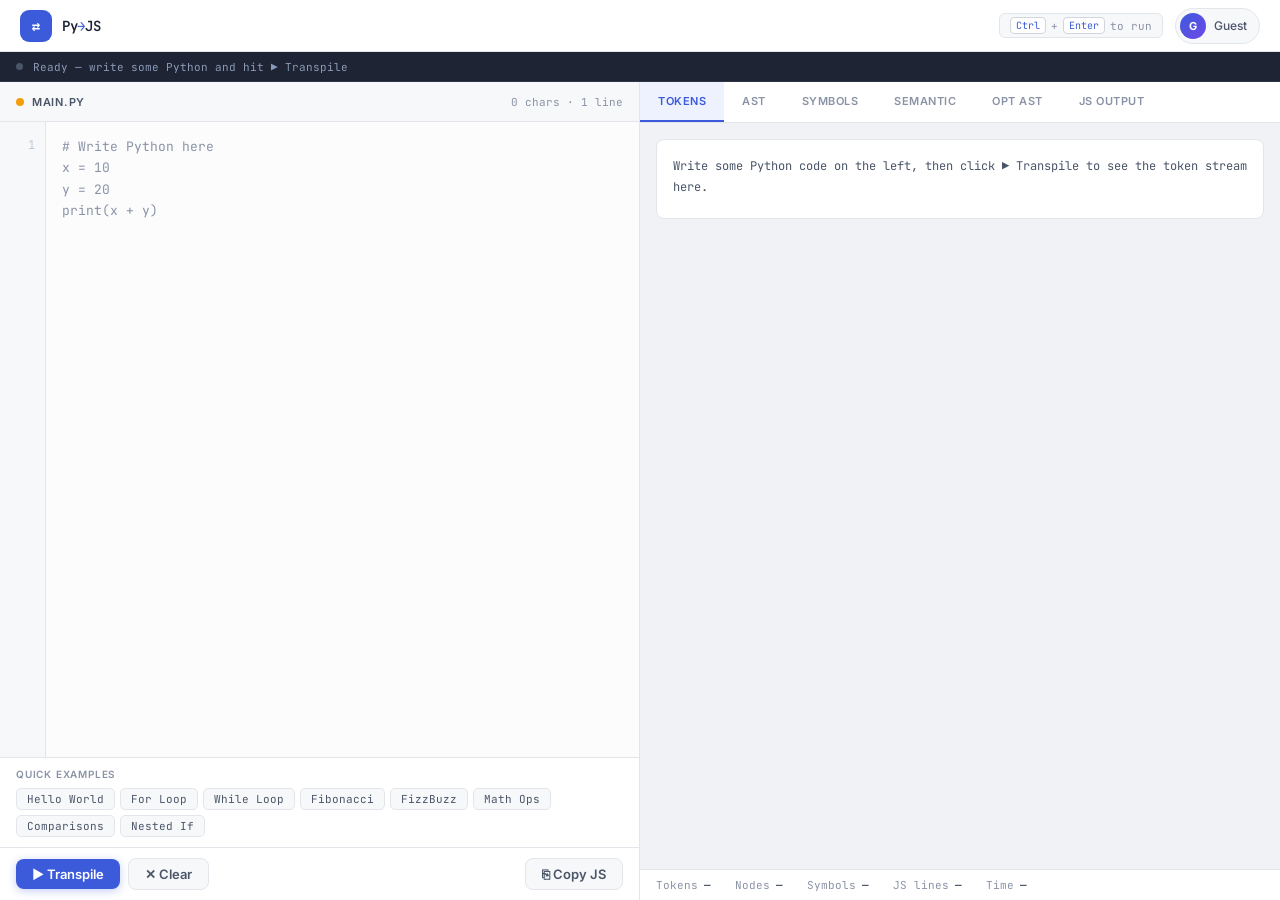
<file: web/app.html>
<!DOCTYPE html>
<html lang="en">
<head>
<meta charset="UTF-8"/>
<meta name="viewport" content="width=device-width, initial-scale=1.0"/>
<title>Py → JS · Transpiler</title>
<link href="https://fonts.googleapis.com/css2?family=JetBrains+Mono:wght@300;400;500;600&family=Inter:wght@300;400;500;600;700&display=swap" rel="stylesheet"/>
<link rel="stylesheet" href="style.css"/>

</head>
<body>

<!-- ── TOPBAR ── -->
<header class="topbar">
  <a href="#" class="logo">
    <div class="logo-mark">⇄</div>
    <span class="logo-name">Py<em>→</em>JS</span>
  </a>

  <div class="topbar-hint">
    <kbd>Ctrl</kbd>+<kbd>Enter</kbd> to run
  </div>


  <div class="user-chip">
    <div class="user-avatar" id="user-avatar"></div>
    <span class="user-name" id="user-name"></span>
  </div>

</header>

<!-- ── STATUS BAR ── -->
<div class="statusbar">
  <div class="status-dot" id="st-dot"></div>
  <span class="status-text" id="st-text">Ready — write some Python and hit ▶ Transpile</span>
  <div class="live-badge" id="live-badge">
    <div class="live-dot"></div> Live
  </div>
</div>

<!-- ── WORKSPACE ── -->
<div class="workspace">

  <!-- ═══ EDITOR ═══ -->
  <div class="editor-side">
    <div class="panel-hdr">
      <div class="panel-hdr-left">
        <span class="file-dot"></span>
        main.py
      </div>
      <span class="char-count" id="char-count">0 chars · 1 line</span>
    </div>

    <div class="editor-wrap">
      <div class="line-nums" id="line-nums">1</div>
      <textarea id="editor" spellcheck="false"
        placeholder="# Write Python here&#10;x = 10&#10;y = 20&#10;print(x + y)"></textarea>
    </div>

    <div class="examples-strip">
      <div class="strip-label">Quick examples</div>
      <div class="chips">
        <span class="chip" onclick="loadEx('hello')">Hello World</span>
        <span class="chip" onclick="loadEx('loop')">For Loop</span>
        <span class="chip" onclick="loadEx('while')">While Loop</span>
        <span class="chip" onclick="loadEx('fib')">Fibonacci</span>
        <span class="chip" onclick="loadEx('fizzbuzz')">FizzBuzz</span>
        <span class="chip" onclick="loadEx('math')">Math Ops</span>
        <span class="chip" onclick="loadEx('compare')">Comparisons</span>
        <span class="chip" onclick="loadEx('nested')">Nested If</span>
      </div>
    </div>

    <div class="toolbar">
      <button class="btn btn-primary" id="btn-run" onclick="runPipelineUI()">
        ▶ Transpile
        <span class="spinner" id="spinner"></span>
      </button>
      <button class="btn btn-ghost danger" onclick="clearAll()">✕ Clear</button>
      <button class="btn btn-ghost cyan btn-spacer" onclick="copyJS()">⎘ Copy JS</button>
    </div>
  </div>

  <!-- ═══ OUTPUT ═══ -->
  <div class="output-side">
    <div class="tab-row">
      <div class="tab-btn active" data-tab="tokens" onclick="switchTab('tokens')">
        <span class="tab-pip"></span>Tokens
      </div>
      <div class="tab-btn" data-tab="ast" onclick="switchTab('ast')">
        <span class="tab-pip"></span>AST
      </div>
      <div class="tab-btn" data-tab="sym" onclick="switchTab('sym')">
        <span class="tab-pip"></span>Symbols
      </div>
      <div class="tab-btn" data-tab="semantic" onclick="switchTab('semantic')">
        <span class="tab-pip"></span>Semantic
      </div>
      <div class="tab-btn" data-tab="opt" onclick="switchTab('opt')">
        <span class="tab-pip"></span>Opt AST
      </div>
      <div class="tab-btn" data-tab="js" onclick="switchTab('js')">
        <span class="tab-pip"></span>JS Output
      </div>
    </div>

    <div class="panels">

      <!-- tokens -->
      <div class="panel active" id="panel-tokens">
        <div class="warn-banner" id="warn-banner">
          <strong>⚠ Unsupported syntax detected</strong>
          <span id="warn-list"></span>
        </div>
        <pre class="code-block" id="out-tokens">Write some Python code on the left, then click ▶ Transpile to see the token stream here.</pre>
      </div>

      <!-- AST visual -->
      <div class="panel canvas-panel" id="panel-ast">
        <div class="canvas-toolbar">
          <span class="canvas-title">Raw AST</span>
          <span class="canvas-hint">hover for details · scroll to navigate</span>
          <span class="node-count" id="ast-count"></span>
        </div>
        <div class="svg-wrap">
          <svg class="ast-svg" id="ast-svg" xmlns="http://www.w3.org/2000/svg">
            <g id="ast-g"></g>
          </svg>
          <div class="tip" id="ast-tip"></div>
        </div>
      </div>

      <!-- symbols -->
      <div class="panel" id="panel-sym">
        <div id="out-sym">
          <pre class="code-block">Symbol table will appear here after transpilation.</pre>
        </div>
      </div>

      <!-- semantic -->
      <div class="panel" id="panel-semantic">
        <pre class="code-block" id="out-semantic">Semantic analysis results will appear here.</pre>
      </div>

      <!-- Opt AST visual -->
      <div class="panel canvas-panel" id="panel-opt">
        <div class="canvas-toolbar">
          <span class="canvas-title">Optimized AST</span>
          <span class="canvas-hint">★ = constant-folded node · scroll to navigate</span>
          <span class="node-count" id="opt-count"></span>
          <span class="opt-count" id="opt-badge"></span>
        </div>
        <div class="svg-wrap">
          <svg class="ast-svg" id="opt-svg" xmlns="http://www.w3.org/2000/svg">
            <g id="opt-g"></g>
          </svg>
          <div class="tip" id="opt-tip"></div>
        </div>
      </div>

      <!-- JS output -->
      <div class="panel" id="panel-js">
        <pre class="code-block" id="out-js">Generated JavaScript will appear here after a successful transpile.</pre>
      </div>

    </div><!-- /panels -->

    <div class="stats-bar">
      <div class="stat"><span class="stat-lbl">Tokens</span><span class="stat-val" id="s-tokens">—</span></div>
      <div class="stat"><span class="stat-lbl">Nodes</span><span class="stat-val" id="s-nodes">—</span></div>
      <div class="stat"><span class="stat-lbl">Symbols</span><span class="stat-val" id="s-syms">—</span></div>
      <div class="stat"><span class="stat-lbl">JS lines</span><span class="stat-val" id="s-lines">—</span></div>
      <div class="stat"><span class="stat-lbl">Time</span><span class="stat-val" id="s-time">—</span></div>
    </div>
  </div>

</div><!-- /workspace -->

<!-- toast -->
<div class="toast" id="toast"></div>

<!-- clear modal -->
<div class="modal-overlay" id="modal">
  <div class="modal-box">
    <h3>Clear the editor?</h3>
    <p>All code will be removed. You can't undo this.</p>
    <div class="modal-footer">
      <button class="mbtn mbtn-cancel" onclick="closeModal()">Cancel</button>
      <button class="mbtn mbtn-ok"     onclick="confirmClear()">Clear</button>
    </div>
  </div>
</div>

<script src="transpiler.js"></script>

<script>

(function () {
  const raw  = sessionStorage.getItem('pyjs_user');
  const user = raw ? JSON.parse(raw) : { name: 'Guest', email: null };
  document.getElementById('user-name').textContent   = user.name;
  document.getElementById('user-avatar').textContent = user.name.charAt(0).toUpperCase();
})();

function signOut() {
  // tell Flask to clear the server-side session too
  fetch('/signout').catch(() => {});
  sessionStorage.removeItem('pyjs_user');
  window.location.href = 'login.html';
}

const editorEl  = document.getElementById('editor');
const lineNumEl = document.getElementById('line-nums');

function syncLineNums() {
  const lines = editorEl.value.split('\n');
  lineNumEl.innerHTML = lines.map((_, i) => i + 1).join('<br>');
  document.getElementById('char-count').textContent =
    `${editorEl.value.length} chars · ${lines.length} line${lines.length !== 1 ? 's' : ''}`;
}
editorEl.addEventListener('input', syncLineNums);
editorEl.addEventListener('scroll', () => { lineNumEl.scrollTop = editorEl.scrollTop; });
syncLineNums();

editorEl.addEventListener('keydown', e => {
  if (e.key === 'Tab') {
    e.preventDefault();
    const s = editorEl.selectionStart, end = editorEl.selectionEnd;
    editorEl.value = editorEl.value.slice(0, s) + '    ' + editorEl.value.slice(end);
    editorEl.selectionStart = editorEl.selectionEnd = s + 4;
    syncLineNums();
  }
  if ((e.ctrlKey || e.metaKey) && e.key === 'Enter') {
    e.preventDefault(); runPipelineUI();
  }
});

const EXAMPLES = {
  hello:    `x = "Hello, World!"\nprint(x)`,
  loop:     `total = 0\nfor i in range(1, 11):\n    total = total + i\nprint(total)`,
  while:    `n = 1\nwhile n < 100:\n    n = n * 2\nprint(n)`,
  fib:      `a = 0\nb = 1\nfor i in range(10):\n    c = a + b\n    a = b\n    b = c\nprint(a)`,
  fizzbuzz: `for i in range(1, 21):\n    if i % 15 == 0:\n        print("FizzBuzz")\n    elif i % 3 == 0:\n        print("Fizz")\n    elif i % 5 == 0:\n        print("Buzz")\n    else:\n        print(i)`,
  math:     `x = 2 * 3 + 4\ny = 10 // 3\nz = 10 % 3\nw = x + y + z\nprint(w)`,
  compare:  `x = 42\nif x <= 50:\n    print("small")\nif x >= 40:\n    print("forty or more")\nif x != 0:\n    print("nonzero")`,
  nested:   `x = 42\nif x > 100:\n    print("large")\nelif x > 50:\n    print("medium")\nelif x > 20:\n    print("small")\nelse:\n    print("tiny")`,
};
function loadEx(key) {
  editorEl.value = EXAMPLES[key] || '';
  syncLineNums();
  runPipelineUI();
}

function switchTab(name) {
  document.querySelectorAll('.tab-btn').forEach(t =>
    t.classList.toggle('active', t.dataset.tab === name));
  document.querySelectorAll('.panel').forEach(p => p.classList.remove('active'));
  document.getElementById(`panel-${name}`).classList.add('active');
}

function clearAll() { document.getElementById('modal').classList.add('open'); }
function closeModal() { document.getElementById('modal').classList.remove('open'); }
function confirmClear() {
  editorEl.value = ''; syncLineNums(); closeModal();
  resetOutput();
  setStatus('', 'Editor cleared — ready to go again');
}

let _toastT;
function toast(msg) {
  const el = document.getElementById('toast');
  el.textContent = msg; el.classList.add('show');
  clearTimeout(_toastT);
  _toastT = setTimeout(() => el.classList.remove('show'), 2300);
}

function setStatus(state, msg) {
  document.getElementById('st-dot').className = 'status-dot' + (state ? ' ' + state : '');
  document.getElementById('st-text').textContent = msg;
}

function copyJS() {
  const el  = document.getElementById('out-js');
  const txt = el.textContent;
  if (!txt || txt.startsWith('Generated')) { toast('Nothing to copy yet.'); return; }
  navigator.clipboard.writeText(txt).then(() => toast('✓ JavaScript copied to clipboard'));
}

function resetOutput() {
  document.getElementById('out-tokens').textContent =
    'Write some Python code on the left, then click ▶ Transpile to see the token stream here.';
  document.getElementById('out-tokens').className = 'code-block';
  document.getElementById('ast-g').innerHTML = '';
  document.getElementById('opt-g').innerHTML = '';
  document.getElementById('out-sym').innerHTML =
    '<pre class="code-block">Symbol table will appear here after transpilation.</pre>';
  document.getElementById('out-semantic').textContent =
    'Semantic analysis results will appear here.';
  document.getElementById('out-semantic').className = 'code-block';
  document.getElementById('out-js').textContent =
    'Generated JavaScript will appear here after a successful transpile.';
  document.getElementById('out-js').className = 'code-block';
  ['s-tokens','s-nodes','s-syms','s-lines','s-time'].forEach(id =>
    document.getElementById(id).textContent = '—');
  document.querySelectorAll('.tab-btn').forEach(t =>
    t.classList.remove('ok', 'err'));
  document.getElementById('warn-banner').classList.remove('show');
  document.getElementById('live-badge').style.display = 'none';
  document.getElementById('opt-badge').style.display = 'none';
  document.getElementById('ast-count').textContent = '';
  document.getElementById('opt-count').textContent = '';
}

function renderSymTable(tbl) {
  if (!tbl || !Object.keys(tbl).length)
    return '<pre class="code-block">No symbols found.</pre>';
  const rows = Object.entries(tbl).map(([name, type]) =>
    `<tr>
       <td style="font-family:var(--mono)">${name}</td>
       <td><span class="tag tag-${type}">${type}</span></td>
     </tr>`
  ).join('');
  return `<table class="sym-tbl">
    <thead><tr><th>Name</th><th>Kind</th></tr></thead>
    <tbody>${rows}</tbody>
  </table>`;
}

function hlJS(code) {
  return code
    .replace(/&/g,'&amp;').replace(/</g,'&lt;').replace(/>/g,'&gt;')
    .replace(/\b(let|const|var|if|else|while|for|return|function)\b/g,
      "<span class='kw'>$1</span>")
    .replace(/\b(console\.log|Math\.\w+|parseFloat|String|prompt|typeof)\b/g,
      "<span class='fn'>$1</span>")
    .replace(/"([^"]*)"/g, "<span class='str'>\"$1\"</span>")
    .replace(/\b(\d+\.?\d*)\b/g, "<span class='num'>$1</span>")
    .replace(/(===|!==|&&|\|\||&lt;=|&gt;=|&lt;|&gt;)/g,
      "<span class='op'>$1</span>");
}
function countNodes(n) {
  if (!n || typeof n !== 'object') return 0;
  let c = 1;
  ['statements','body','args'].forEach(k => {
    if (Array.isArray(n[k])) n[k].forEach(ch => { c += countNodes(ch); });
  });
  ['value','expression','condition','left','right','start','stop','step'].forEach(k => {
    if (n[k]) c += countNodes(n[k]);
  });
  return c;
}
const NODE_COLORS = {
  Program:'#4c72c4', Assignment:'#8b5cf6', Print:'#10b981',
  BinaryOp:'#f59e0b', If:'#ef4444', While:'#ec4899',
  For:'#6366f1', FunctionCall:'#06b6d4',
  NumberNode:'#22c55e', StringNode:'#eab308', Identifier:'#64748b',
};
const OP_SYM = {
  PLUS:'+', MINUS:'-', MULTIPLY:'×', DIVIDE:'/',
  FLOOR_DIVIDE:'//', MODULO:'%',
  DOUBLE_EQUALS:'==', NOT_EQUALS:'!=',
  LESS_THAN:'<', GREATER_THAN:'>', LESS_EQUAL:'<=', GREATER_EQUAL:'>=',
};
const NW=106, NH=38, HG=16, VG=52;

function astKids(n) {
  if (!n) return [];
  const t = n.constructor.name;
  if (t==='Program')      return n.statements||[];
  if (t==='Assignment')   return [n.value];
  if (t==='Print')        return [n.expression];
  if (t==='BinaryOp')     return [n.left, n.right];
  if (t==='FunctionCall') return n.args||[];
  if (t==='If') {
    let k=[n.condition,...(n.body||[])];
    (n.elif_clauses||[]).forEach(([c,b])=>{ k.push(c,...b); });
    k.push(...(n.else_body||[]));
    return k;
  }
  if (t==='While') return [n.condition,...(n.body||[])];
  if (t==='For') {
    const p=[n.start,n.stop];
    if(n.step)p.push(n.step);
    return [...p,...(n.body||[])];
  }
  return [];
}
function astLabel(n) {
  const t=n.constructor.name;
  if(t==='Program')      return ['Program',''];
  if(t==='Assignment')   return ['Assign',n.name];
  if(t==='Print')        return ['Print',''];
  if(t==='BinaryOp')     return ['BinaryOp', OP_SYM[n.op?.name]||n.op?.name||'?'];
  if(t==='FunctionCall') return ['Call',n.name];
  if(t==='If')           return ['If',''];
  if(t==='While')        return ['While',''];
  if(t==='For')          return ['For',n.var||''];
  if(t==='NumberNode')   return ['Number',String(n.value)];
  if(t==='StringNode')   return ['String',`"${n.value}"`];
  if(t==='Identifier')   return ['Ident',n.name];
  return [t,''];
}
function astTip(n) {
  const t=n.constructor.name;
  const lines=[`Type:  ${t}`];
  if(t==='Assignment'||t==='FunctionCall') lines.push(`Name:  ${n.name}`);
  if(t==='NumberNode'||t==='StringNode')   lines.push(`Value: ${n.value}`);
  if(t==='Identifier')  lines.push(`Name:  ${n.name}`);
  if(t==='BinaryOp')    lines.push(`Op:    ${OP_SYM[n.op?.name]||n.op?.name} (${n.op?.name})`);
  if(t==='For')         lines.push(`Var:   ${n.var}`);
  if(n._opt)            lines.push('★ constant-folded');
  return lines.join('\n');
}

class LN {
  constructor(ast) {
    this.ast=ast; this.kids=astKids(ast).map(c=>new LN(c));
    this.w=0; this.x=0; this.y=0;
  }
  measure() {
    this.kids.forEach(k=>k.measure());
    this.w = this.kids.length
      ? Math.max(NW, this.kids.reduce((s,k)=>s+k.w,0)+HG*(this.kids.length-1))
      : NW;
  }
  placeX(left=0) {
    if(!this.kids.length){ this.x=left+this.w/2; return; }
    let cx=left;
    this.kids.forEach(k=>{ k.placeX(cx); cx+=k.w+HG; });
    this.x=(this.kids[0].x+this.kids[this.kids.length-1].x)/2;
  }
  flatten(y=0,out=[]){
    this.y=y; out.push(this);
    this.kids.forEach(k=>k.flatten(y+NH+VG,out));
    return out;
  }
}

function markOpt(raw,opt){
  if(!raw||!opt)return;
  if(raw.constructor.name!==opt.constructor.name){if(opt)opt._opt=true;return;}
  if(raw.constructor.name==='NumberNode'&&String(opt.value)!==String(raw.value)){opt._opt=true;return;}
  const rc=astKids(raw),oc=astKids(opt);
  for(let i=0;i<Math.min(rc.length,oc.length);i++)markOpt(rc[i],oc[i]);
}
function countOpt(n){
  if(!n)return 0;
  let t=n._opt?1:0;
  astKids(n).forEach(c=>{t+=countOpt(c);});
  return t;
}

const SVG_NS = 'http://www.w3.org/2000/svg';

function el(tag,attrs={},parent){
  const e=document.createElementNS(SVG_NS,tag);
  Object.entries(attrs).forEach(([k,v])=>e.setAttribute(k,v));
  if(parent)parent.appendChild(e);
  return e;
}

function drawTree(svgEl, gEl, tipEl, root, isOpt) {
  gEl.innerHTML='';
  if(!root){
    const t=el('text',{x:20,y:36,fill:'#8a93a6','font-family':'Inter','font-size':'13'},gEl);
    t.textContent='Nothing to show yet — run a transpile first.';
    return 0;
  }
  const lay=new LN(root);
  lay.measure(); lay.placeX(20);
  const nodes=lay.flatten(20);
  const maxX=Math.max(...nodes.map(n=>n.x+NW/2))+30;
  const maxY=Math.max(...nodes.map(n=>n.y+NH))+30;

  // Give the SVG real pixel dimensions so the parent wrapper can scroll
  svgEl.setAttribute('width',  maxX);
  svgEl.setAttribute('height', maxY);
  svgEl.setAttribute('viewBox',`0 0 ${maxX} ${maxY}`);

  const ec=isOpt?'#b8b0d4':'#94a3b8';

  // edges
  nodes.forEach(n=>n.kids.forEach(k=>{
    const x1=n.x,y1=n.y+NH,x2=k.x,y2=k.y,my=(y1+y2)/2;
    el('path',{
      d:`M ${x1} ${y1} C ${x1} ${my}, ${x2} ${my}, ${x2} ${y2}`,
      class:'edge',stroke:ec
    },gEl);
  }));

  // nodes
  nodes.forEach(n=>{
    const col=NODE_COLORS[n.ast.constructor.name]||'#64748b';
    const rx=n.x-NW/2, ry=n.y;
    const g=el('g',{transform:`translate(${rx},${ry})`},gEl);
    g.style.cursor='pointer';

    // drop shadow
    el('rect',{x:2,y:3,width:NW,height:NH,rx:7,ry:7,fill:'rgba(0,0,0,.09)'},g);

    // opt highlight ring
    if(n.ast._opt)
      el('rect',{x:-2,y:-2,width:NW+4,height:NH+4,rx:9,ry:9,class:'opt-ring'},g);

    // body
    el('rect',{x:0,y:0,width:NW,height:NH,rx:7,ry:7,fill:col,class:'node-bg'},g);

    const [top,sub]=astLabel(n.ast), cx=NW/2;
    if(sub){
      const t1=el('text',{x:cx,y:13,'text-anchor':'middle','dominant-baseline':'middle',class:'node-label'},g);
      t1.textContent=top;
      const t2=el('text',{x:cx,y:27,'text-anchor':'middle','dominant-baseline':'middle',class:'node-sub'},g);
      t2.textContent=sub.length>13?sub.slice(0,12)+'…':sub;
    } else {
      const t1=el('text',{x:cx,y:NH/2,'text-anchor':'middle','dominant-baseline':'middle',class:'node-label'},g);
      t1.textContent=top;
    }

    if(n.ast._opt){
      const star=el('text',{x:NW-4,y:4,'text-anchor':'end','dominant-baseline':'hanging',class:'opt-star'},g);
      star.textContent='★';
    }

    // tooltip events
    g.addEventListener('mouseenter', ()=>{
      tipEl.textContent=astTip(n.ast);
      tipEl.style.display='block';
    });
    g.addEventListener('mousemove', e=>{
      const box=tipEl.parentElement.getBoundingClientRect();
      let lx=e.clientX-box.left+14, ty=e.clientY-box.top-6;
      if(lx+170>box.width) lx=e.clientX-box.left-170;
      tipEl.style.left=lx+'px'; tipEl.style.top=ty+'px';
    });
    g.addEventListener('mouseleave', ()=>{ tipEl.style.display='none'; });
    gEl.appendChild(g);
  });

  return nodes.length;
}

async function runPipelineUI() {
  const src = editorEl.value.trim();
  if (!src) {
    setStatus('err', 'Nothing to transpile — write some Python first');
    toast('Write some Python code first!');
    return;
  }

  resetOutput();
  setStatus('', 'Transpiling…');
  document.getElementById('btn-run').disabled = true;
  document.getElementById('spinner').style.display = 'inline-block';

  const t0 = performance.now();

  const r       = await runPipeline(src);
  const elapsed = (performance.now()-t0).toFixed(1);

  document.getElementById('btn-run').disabled = false;
  document.getElementById('spinner').style.display = 'none';

    if (r.unsupported.length) {
      const b = document.getElementById('warn-banner');
      b.classList.add('show');
      document.getElementById('warn-list').textContent =
        ' ' + r.unsupported.map(f=>`"${f}" not supported`).join(', ') + '.';
    }
    
    if (r.error) {
      setStatus('err', `${r.error.stage} error`);
      const tokEl = document.getElementById('out-tokens');
      const errTxt = `[${r.error.stage} Error]\n${r.error.message}`;
      tokEl.textContent = r.tokens ? formatTokens(r.tokens) + '\n\n' + errTxt : errTxt;
      tokEl.className = 'code-block err';
      tabMark('tokens','err');
      document.getElementById('s-time').textContent = elapsed+'ms';
      if(r.tokens) document.getElementById('s-tokens').textContent =
        r.tokens.filter(t=>t.type!=='EOF').length;
      return;
    }

    setStatus('ok', `Done in ${elapsed}ms — ${r.tokens.length-1} tokens`);
    document.getElementById('live-badge').style.display = 'inline-flex';

    const tokEl = document.getElementById('out-tokens');
    tokEl.textContent = formatTokens(r.tokens);
    tokEl.className = 'code-block ok';
    tabMark('tokens','ok');
    const n1 = drawTree(
      document.getElementById('ast-svg'),
      document.getElementById('ast-g'),
      document.getElementById('ast-tip'),
      r.ast, false
    );
    document.getElementById('ast-count').textContent = `${n1} nodes`;
    tabMark('ast','ok');
    document.getElementById('out-sym').innerHTML = renderSymTable(r.symbolTable);
    tabMark('sym','ok');
    const semEl = document.getElementById('out-semantic');
    semEl.textContent = '✔ No semantic errors found.\n\nAll variables are assigned before use.\nNo type mismatches detected.';
    semEl.className = 'code-block ok';
    tabMark('semantic','ok');
    markOpt(r.ast, r.optimizedAst);
    const nOpt = countOpt(r.optimizedAst);
    const n2 = drawTree(
      document.getElementById('opt-svg'),
      document.getElementById('opt-g'),
      document.getElementById('opt-tip'),
      r.optimizedAst, true
    );
    document.getElementById('opt-count').textContent = `${n2} nodes`;
    if (nOpt > 0) {
      const badge = document.getElementById('opt-badge');
      badge.textContent = `${nOpt} optimisation${nOpt!==1?'s':''} applied`;
      badge.style.display = '';
    }
    tabMark('opt','ok');

    const jsEl = document.getElementById('out-js');
    jsEl.innerHTML = hlJS(r.jsCode);
    jsEl.className = 'code-block ok';
    tabMark('js','ok');
    const syms  = r.symbolTable ? Object.keys(r.symbolTable).length : 0;
    const lines = r.jsCode      ? r.jsCode.split('\n').length        : 0;
    document.getElementById('s-tokens').textContent = r.tokens.filter(t=>t.type!=='EOF').length;
    document.getElementById('s-nodes').textContent  = countNodes(r.ast);
    document.getElementById('s-syms').textContent   = syms;
    document.getElementById('s-lines').textContent  = lines;
    document.getElementById('s-time').textContent   = elapsed+'ms';
}

function tabMark(name, state) {
  const t = document.querySelector(`[data-tab="${name}"]`);
  if (t) { t.classList.remove('ok','err'); t.classList.add(state); }
}
document.addEventListener('keydown', e => {
  if ((e.ctrlKey||e.metaKey) && e.key==='Enter') { e.preventDefault(); runPipelineUI(); }
  if (e.key==='Escape') closeModal();
});
</script>
</body>
</html>
</file>
<file: web/style.css>
*, *::before, *::after { box-sizing: border-box; margin: 0; padding: 0; }
html, body { height: 100%; }

:root {
  --bg:         #f0f2f5;
  --surface:    #ffffff;
  --surface2:   #f7f8fa;
  --border:     #e2e5ea;
  --border2:    #d0d5de;
  --text:       #1c2333;
  --text2:      #4a5568;
  --muted:      #8a93a6;
  --accent:     #3b5bdb;
  --accent-lt:  #eef2ff;
  --accent-dk:  #2f4ac0;
  --green:      #2f9e44;
  --green-lt:   #ebfbee;
  --red:        #c92a2a;
  --red-lt:     #fff5f5;
  --amber:      #e67700;
  --amber-lt:   #fff9db;
  --purple:     #7048e8;
  --mono:       'JetBrains Mono', monospace;
  --sans:       'Inter', sans-serif;
  --radius:     8px;
  --shadow-sm:  0 1px 3px rgba(0,0,0,.08), 0 1px 2px rgba(0,0,0,.05);
  --shadow:     0 4px 12px rgba(0,0,0,.08);
}

body {
  font-family: var(--sans);
  font-size: 13px;
  background: var(--bg);
  color: var(--text);
  display: flex;
  flex-direction: column;
  height: 100vh;
  overflow: hidden;
}

/* ─── TOPBAR
   Fixed header with logo, keyboard shortcut hint,
   Flask badge, user chip and sign-out button.
   ─────────────────────────────────────────────── */
.topbar {
  height: 52px;
  background: var(--surface);
  border-bottom: 1px solid var(--border);
  display: flex;
  align-items: center;
  padding: 0 20px;
  gap: 12px;
  flex-shrink: 0;
  box-shadow: var(--shadow-sm);
}

.logo {
  display: flex;
  align-items: center;
  gap: 10px;
  margin-right: auto;
  text-decoration: none;
}
.logo-mark {
  width: 32px; height: 32px;
  background: var(--accent);
  border-radius: 9px;
  display: flex; align-items: center; justify-content: center;
  font-size: 14px; color: #fff;
  font-family: var(--mono);
  font-weight: 600;
  flex-shrink: 0;
}
.logo-name {
  font-family: var(--mono);
  font-size: 14px;
  font-weight: 600;
  color: var(--text);
  letter-spacing: -0.3px;
}
.logo-name em { color: var(--accent); font-style: normal; }

.topbar-hint {
  font-family: var(--mono);
  font-size: 11px;
  color: var(--muted);
  background: var(--surface2);
  border: 1px solid var(--border);
  border-radius: 6px;
  padding: 3px 10px;
  display: flex;
  align-items: center;
  gap: 5px;
}
.topbar-hint kbd {
  background: var(--surface);
  border: 1px solid var(--border2);
  border-radius: 4px;
  padding: 1px 5px;
  font-size: 10px;
  color: var(--accent);
  font-family: var(--mono);
}

.flask-pill {
  font-size: 11px;
  font-weight: 500;
  color: var(--green);
  background: var(--green-lt);
  border: 1px solid #b2f2bb;
  border-radius: 20px;
  padding: 3px 10px;
  display: flex;
  align-items: center;
  gap: 5px;
}

.user-chip {
  display: flex;
  align-items: center;
  gap: 8px;
  border: 1px solid var(--border);
  border-radius: 24px;
  padding: 4px 12px 4px 4px;
  background: var(--surface2);
}
.user-avatar {
  width: 26px; height: 26px;
  border-radius: 50%;
  background: linear-gradient(135deg, var(--accent), var(--purple));
  color: #fff;
  font-size: 11px;
  font-weight: 700;
  display: flex; align-items: center; justify-content: center;
}
.user-name { font-size: 12px; font-weight: 500; color: var(--text2); }

.btn-signout {
  font-family: var(--sans);
  font-size: 12px;
  color: var(--muted);
  background: none;
  border: 1px solid var(--border);
  border-radius: 6px;
  padding: 5px 12px;
  cursor: pointer;
  transition: color .15s, border-color .15s;
  text-decoration: none;
  display: inline-flex;
  align-items: center;
  gap: 5px;
}
.btn-signout:hover { color: var(--red); border-color: #fca5a5; }

/* ─── STATUS BAR
   Slim dark bar below the topbar. Shows a coloured dot,
   a status message, and the animated LIVE badge.
   ─────────────────────────────────────────────── */
.statusbar {
  height: 30px;
  background: #1e2433;
  border-bottom: 1px solid #2d3548;
  display: flex;
  align-items: center;
  padding: 0 16px;
  gap: 10px;
  flex-shrink: 0;
}
.status-dot {
  width: 7px; height: 7px;
  border-radius: 50%;
  background: #4a5568;
  flex-shrink: 0;
  transition: background .3s;
}
.status-dot.ok  { background: var(--green); }
.status-dot.err { background: var(--red); }
.status-text {
  font-family: var(--mono);
  font-size: 11px;
  color: #8a9bb8;
  flex: 1;
}
.live-badge {
  display: none;
  align-items: center;
  gap: 5px;
  font-family: var(--mono);
  font-size: 10px;
  color: #40c057;
  font-weight: 600;
  letter-spacing: .4px;
  text-transform: uppercase;
}
.live-dot {
  width: 6px; height: 6px;
  border-radius: 50%;
  background: #40c057;
  animation: blink 1.4s ease-in-out infinite;
}
@keyframes blink { 0%,100% { opacity:1 } 50% { opacity:.3 } }

/* ─── WORKSPACE
   Two-column grid. Left = editor, right = output panels.
   Collapses to a stacked layout on narrow screens.
   ─────────────────────────────────────────────── */
.workspace {
  flex: 1;
  display: grid;
  grid-template-columns: 1fr 1fr;
  overflow: hidden;
  gap: 0;
}

/* ─── EDITOR SIDE
   Contains the file header, line-numbered textarea,
   quick-example chips and the run/clear/copy toolbar.
   ─────────────────────────────────────────────── */
.editor-side {
  display: flex;
  flex-direction: column;
  border-right: 1px solid var(--border);
  overflow: hidden;
  background: var(--surface);
}

.panel-hdr {
  height: 40px;
  background: var(--surface2);
  border-bottom: 1px solid var(--border);
  padding: 0 16px;
  display: flex;
  align-items: center;
  justify-content: space-between;
  flex-shrink: 0;
}
.panel-hdr-left {
  display: flex;
  align-items: center;
  gap: 8px;
  font-size: 11px;
  font-weight: 600;
  color: var(--text2);
  text-transform: uppercase;
  letter-spacing: .7px;
}
.file-dot { width: 8px; height: 8px; border-radius: 50%; background: #f59e0b; }
.char-count { font-family: var(--mono); font-size: 11px; color: var(--muted); }

.editor-wrap {
  position: relative;
  flex: 1;
  overflow: hidden;
  background: #fcfcfd;
}
.line-nums {
  position: absolute;
  left: 0; top: 0; bottom: 0;
  width: 46px;
  background: var(--surface2);
  border-right: 1px solid var(--border);
  padding: 14px 0;
  overflow: hidden;
  font-family: var(--mono);
  font-size: 12px;
  color: #c0c8d8;
  text-align: right;
  padding-right: 10px;
  line-height: 1.65;
  user-select: none;
  pointer-events: none;
}
#editor {
  position: absolute;
  inset: 0;
  padding: 14px 16px 14px 62px;
  background: transparent;
  border: none;
  resize: none;
  outline: none;
  font-family: var(--mono);
  font-size: 13px;
  color: var(--text);
  line-height: 1.65;
  tab-size: 4;
  width: 100%; height: 100%;
  caret-color: var(--accent);
}
#editor::selection { background: rgba(59,91,219,.12); }
#editor::placeholder { color: var(--muted); }

/* examples */
.examples-strip {
  background: var(--surface);
  border-top: 1px solid var(--border);
  padding: 10px 16px;
  flex-shrink: 0;
}
.strip-label {
  font-size: 10px;
  font-weight: 600;
  color: var(--muted);
  text-transform: uppercase;
  letter-spacing: .8px;
  margin-bottom: 8px;
}
.chips {
  display: flex;
  flex-wrap: wrap;
  gap: 5px;
}
.chip {
  padding: 3px 10px;
  font-family: var(--mono);
  font-size: 11px;
  color: var(--text2);
  background: var(--surface2);
  border: 1px solid var(--border);
  border-radius: 5px;
  cursor: pointer;
  transition: all .15s;
  white-space: nowrap;
}
.chip:hover {
  background: var(--accent-lt);
  border-color: #a5b4fc;
  color: var(--accent);
}

/* toolbar */
.toolbar {
  border-top: 1px solid var(--border);
  background: var(--surface);
  padding: 10px 16px;
  display: flex;
  gap: 8px;
  align-items: center;
  flex-shrink: 0;
}
.btn {
  display: inline-flex;
  align-items: center;
  gap: 6px;
  padding: 7px 16px;
  border-radius: var(--radius);
  font-family: var(--sans);
  font-size: 13px;
  font-weight: 600;
  cursor: pointer;
  border: none;
  transition: all .15s;
}
.btn-primary {
  background: var(--accent);
  color: #fff;
  box-shadow: 0 2px 8px rgba(59,91,219,.3);
}
.btn-primary:hover { background: var(--accent-dk); box-shadow: 0 4px 14px rgba(59,91,219,.35); }
.btn-primary:disabled { opacity: .45; cursor: not-allowed; box-shadow: none; }
.btn-ghost {
  background: var(--surface2);
  color: var(--text2);
  border: 1px solid var(--border);
}
.btn-ghost:hover { border-color: var(--border2); background: #edf0f5; }
.btn-ghost.danger:hover { border-color: #fca5a5; color: var(--red); background: var(--red-lt); }
.btn-ghost.cyan:hover { border-color: #a5f3fc; color: #0891b2; background: #ecfeff; }
.btn-spacer { margin-left: auto; }

.spinner {
  width: 14px; height: 14px;
  border: 2px solid rgba(255,255,255,.35);
  border-top-color: #fff;
  border-radius: 50%;
  animation: spin .6s linear infinite;
  display: none;
}
@keyframes spin { to { transform: rotate(360deg); } }

.output-side {
  display: flex;
  flex-direction: column;
  overflow: hidden;
  background: var(--bg);
}

.tab-row {
  background: var(--surface);
  border-bottom: 1px solid var(--border);
  display: flex;
  overflow-x: auto;
  flex-shrink: 0;
  scrollbar-width: none;
}
.tab-row::-webkit-scrollbar { height: 0; }

.tab-btn {
  display: flex;
  align-items: center;
  gap: 6px;
  padding: 0 18px;
  height: 40px;
  font-size: 11px;
  font-weight: 600;
  color: var(--muted);
  cursor: pointer;
  white-space: nowrap;
  border-bottom: 2px solid transparent;
  transition: all .15s;
  text-transform: uppercase;
  letter-spacing: .5px;
  user-select: none;
}
.tab-btn:hover { color: var(--text2); }
.tab-btn.active {
  color: var(--accent);
  border-bottom-color: var(--accent);
  background: var(--accent-lt);
}
.tab-pip {
  width: 6px; height: 6px;
  border-radius: 50%;
  display: none;
  flex-shrink: 0;
}
.tab-btn.ok  .tab-pip { display: block; background: var(--green); }
.tab-btn.err .tab-pip { display: block; background: var(--red); }

/* panels */
.panels { flex: 1; overflow: hidden; position: relative; }
.panel { display: none; padding: 16px; height: 100%; overflow: auto; }
.panel.active { display: block; }
.panel.canvas-panel { display: none; padding: 0; flex-direction: column; overflow: hidden; }
.panel.canvas-panel.active { display: flex; }

pre.code-block {
  font-family: var(--mono);
  font-size: 12px;
  line-height: 1.75;
  background: var(--surface);
  border: 1px solid var(--border);
  border-radius: var(--radius);
  padding: 16px;
  white-space: pre-wrap;
  word-break: break-all;
  color: var(--text2);
  min-height: 80px;
}
pre.code-block.ok  { border-color: #b2f2bb; background: var(--green-lt); color: var(--text); }
pre.code-block.err { border-color: #fca5a5; background: var(--red-lt); color: var(--red); }

/* unsupported warning */
.warn-banner {
  display: none;
  background: var(--amber-lt);
  border: 1px solid #ffe08a;
  border-radius: var(--radius);
  padding: 10px 14px;
  margin-bottom: 12px;
  font-size: 12px;
  color: var(--amber);
}
.warn-banner.show { display: block; }
.warn-banner strong { display: block; margin-bottom: 3px; }

/* symbol table */
.sym-tbl { width: 100%; border-collapse: collapse; font-family: var(--mono); font-size: 12px; }
.sym-tbl th {
  text-align: left;
  padding: 8px 12px;
  background: var(--surface2);
  border-bottom: 1px solid var(--border);
  font-size: 10px;
  font-weight: 700;
  color: var(--muted);
  text-transform: uppercase;
  letter-spacing: .7px;
}
.sym-tbl td { padding: 8px 12px; border-bottom: 1px solid var(--border); color: var(--text2); }
.sym-tbl tr:last-child td { border: none; }
.sym-tbl tr:hover td { background: var(--surface2); }
.tag {
  display: inline-block;
  padding: 2px 8px;
  border-radius: 4px;
  font-size: 10px;
  font-weight: 700;
  text-transform: uppercase;
  letter-spacing: .4px;
}
.tag-variable { background: #ede9fe; color: #6d28d9; }
.tag-function { background: #e0f2fe; color: #0369a1; }
.tag-number   { background: #fef9c3; color: #92400e; }
.tag-string   { background: #dcfce7; color: #166534; }

/* js highlight */
.kw  { color: #7c3aed; font-weight: 700; }
.fn  { color: #0369a1; }
.str { color: #15803d; }
.num { color: #c2410c; }
.op  { color: #9333ea; }

.canvas-toolbar {
  background: var(--surface);
  border-bottom: 1px solid var(--border);
  padding: 7px 14px;
  display: flex;
  align-items: center;
  gap: 10px;
  flex-shrink: 0;
  font-size: 11px;
  color: var(--muted);
  font-family: var(--mono);
}
.canvas-title { font-weight: 700; color: var(--text); font-family: var(--sans); font-size: 12px; }
.canvas-hint { color: var(--muted); font-size: 10px; }

.opt-count {
  background: var(--amber-lt);
  border: 1px solid #ffe08a;
  border-radius: 4px;
  padding: 2px 8px;
  font-size: 10px;
  color: var(--amber);
  font-weight: 600;
  display: none;
}
.node-count { color: var(--muted); font-size: 10px; }

.svg-wrap {
  flex: 1;
  overflow: auto;
  position: relative;
  background: #f8f9fb;
  background-image: radial-gradient(circle, #d8dde8 1px, transparent 1px);
  background-size: 22px 22px;
  /* show scrollbars when content is wider/taller than the container */
  scrollbar-width: thin;
  scrollbar-color: var(--border2) transparent;
}
.svg-wrap::-webkit-scrollbar { width: 7px; height: 7px; }
.svg-wrap::-webkit-scrollbar-track { background: transparent; }
.svg-wrap::-webkit-scrollbar-thumb { background: var(--border2); border-radius: 4px; }
.svg-wrap::-webkit-scrollbar-corner { background: transparent; }

/* The SVG grows to fit its content; the wrapper scrolls around it */
.ast-svg {
  display: block;
  cursor: default;
  min-width: 100%;
  min-height: 100%;
}

/* svg elements */
.node-shadow { filter: drop-shadow(0 2px 4px rgba(0,0,0,.1)); }
.node-bg { transition: filter .12s; }
.node-label { fill: #fff; font-family: 'JetBrains Mono', monospace; font-weight: 600; font-size: 11px; pointer-events: none; }
.node-sub   { fill: rgba(255,255,255,.78); font-family: 'JetBrains Mono', monospace; font-size: 9px; pointer-events: none; }
.edge { fill: none; stroke-width: 1.5; opacity: .5; }
.opt-ring { fill: none; stroke: var(--amber); stroke-width: 2; }
.opt-star { fill: var(--amber); font-size: 9px; font-weight: 700; }

/* tooltip */
.tip {
  position: absolute;
  background: #1e2433;
  border: 1px solid #3d4a6a;
  border-radius: var(--radius);
  padding: 8px 12px;
  font-family: var(--mono);
  font-size: 11px;
  color: #c8d6f0;
  line-height: 1.7;
  white-space: pre;
  pointer-events: none;
  z-index: 10;
  display: none;
  box-shadow: var(--shadow);
}

.stats-bar {
  border-top: 1px solid var(--border);
  background: var(--surface);
  padding: 8px 16px;
  display: flex;
  gap: 24px;
  align-items: center;
  flex-shrink: 0;
  flex-wrap: wrap;
}
.stat { display: flex; align-items: center; gap: 6px; font-family: var(--mono); font-size: 11px; }
.stat-lbl { color: var(--muted); }
.stat-val { color: var(--text2); font-weight: 600; }

.toast {
  position: fixed;
  bottom: 24px; right: 24px;
  z-index: 9000;
  background: #1e2433;
  color: #c8d6f0;
  border: 1px solid #3d4a6a;
  border-radius: var(--radius);
  padding: 10px 18px;
  font-size: 13px;
  font-weight: 500;
  box-shadow: var(--shadow);
  opacity: 0;
  transform: translateY(8px);
  pointer-events: none;
  transition: opacity .22s, transform .22s;
}
.toast.show { opacity: 1; transform: none; }

.modal-overlay {
  position: fixed; inset: 0;
  background: rgba(0,0,0,.35);
  z-index: 999;
  display: flex; align-items: center; justify-content: center;
  opacity: 0; pointer-events: none;
  transition: opacity .18s;
}
.modal-overlay.open { opacity: 1; pointer-events: all; }
.modal-box {
  background: var(--surface);
  border: 1px solid var(--border);
  border-radius: 12px;
  padding: 28px 32px;
  width: 380px;
  box-shadow: 0 20px 60px rgba(0,0,0,.15);
  transform: translateY(16px);
  transition: transform .22s;
}
.modal-overlay.open .modal-box { transform: none; }
.modal-box h3 { font-size: 17px; font-weight: 700; margin-bottom: 8px; color: var(--text); }
.modal-box p  { font-size: 13px; color: var(--text2); margin-bottom: 22px; line-height: 1.5; }
.modal-footer { display: flex; gap: 10px; justify-content: flex-end; }
.mbtn { padding: 8px 16px; border-radius: var(--radius); font-size: 13px; font-weight: 600; cursor: pointer; border: none; font-family: var(--sans); }
.mbtn-cancel { background: var(--surface2); color: var(--text2); border: 1px solid var(--border); }
.mbtn-ok { background: var(--red); color: #fff; }

::-webkit-scrollbar { width: 5px; height: 5px; }
::-webkit-scrollbar-track { background: transparent; }
::-webkit-scrollbar-thumb { background: var(--border2); border-radius: 4px; }

@media (max-width: 768px) {
  .workspace { grid-template-columns: 1fr; grid-template-rows: 1fr 1fr; }
  .editor-side { border-right: none; border-bottom: 1px solid var(--border); }
  .topbar-hint { display: none; }
}
</file>
